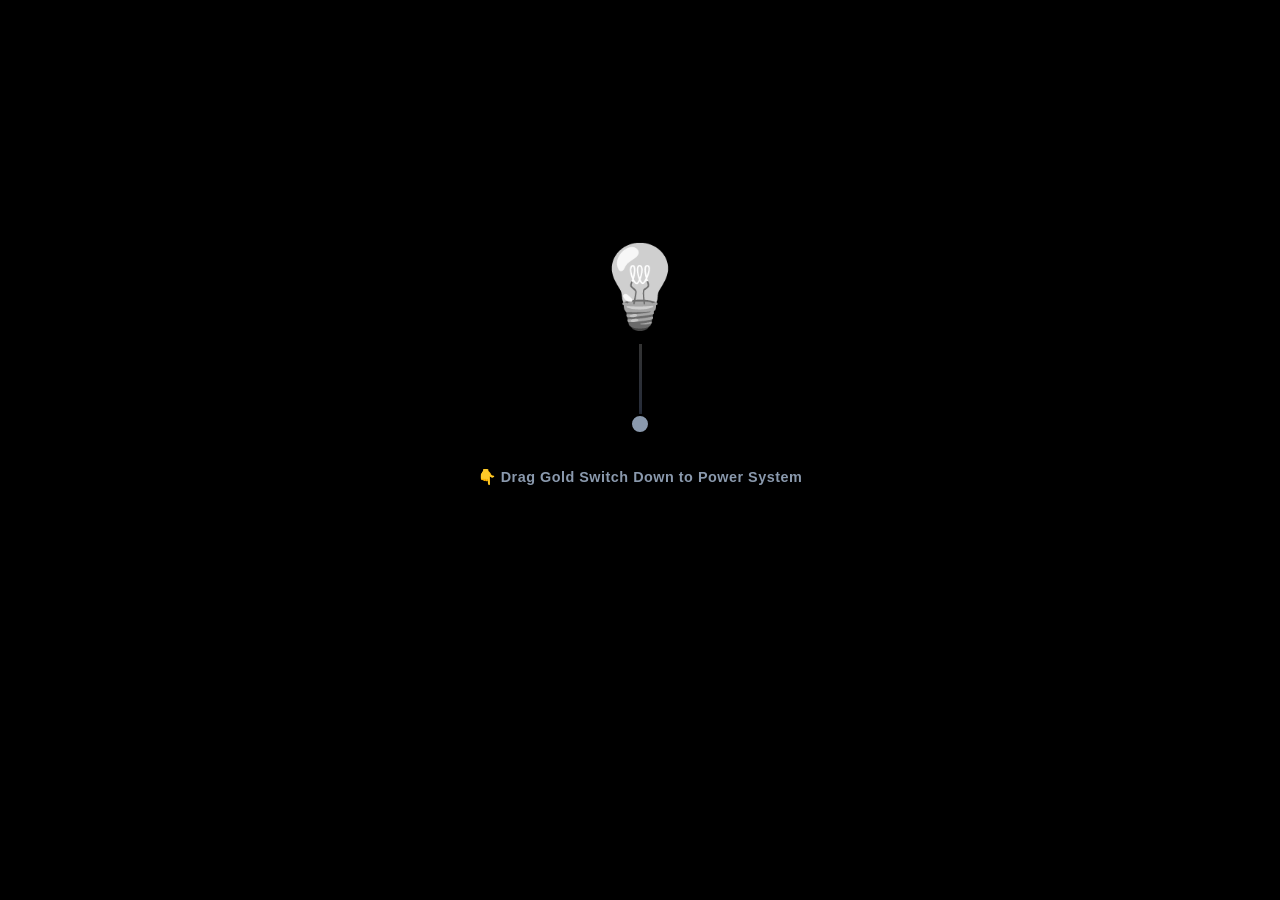
<file: index.html>
<!DOCTYPE html>
<html lang="en">
<head>
    <meta charset="UTF-8">
    <meta name="viewport" content="width=device-width, initial-scale=1.0">
    <title>InternSpace - Portal Entry</title>
    <link rel="stylesheet" href="style.css">
    <link rel="manifest" href="manifest.json">
</head>
<body class="auth-body">

    <!-- CINEMATIC NEON SPLASH SCREEN OVERLAY -->
    <div id="splashScreen" class="splash-overlay">
        <div class="lamp-container">
            <div id="lampBulb" class="lamp-bulb">💡</div>
            <div id="lampSwitch" class="lamp-switch">
                <div class="switch-line"></div>
                <div id="switchNode" class="switch-node"></div>
            </div>
            <p id="actionHint" class="drag-hint">👇 Drag Gold Switch Down to Power System</p>
        </div>
    </div>

    <!-- INSTALLATION ALERT NOTIFICATION BANNER -->
    <div class="install-banner">
        <span>📱 Accessing offline? For native mobile optimization and instant download capabilities:</span>
        <button onclick="alert('To install: Open your browser menu and tap Add to Home Screen')" class="install-btn">Install App</button>
    </div>

    <!-- MAIN ACCESS GATEWAY CARD -->
    <div class="auth-card" id="mainAuthCard">
        <div class="auth-logo">🚀 InternSpace</div>
        
        <!-- Standard Login Mode -->
        <div id="loginView">
            <h2>Workspace Access</h2>
            <p class="auth-subtitle">Log in to sync your onboarding checklist & sprint analytics</p>
            
            <div id="loginError" class="alert-box" style="display: none;">❌ Invalid user login credentials.</div>

            <form id="loginForm">
                <label for="loginEmail">Corporate Email:</label>
                <input type="email" id="loginEmail" placeholder="intern@company.com" required>

                <label for="loginPassword">Security Password:</label>
                <input type="password" id="loginPassword" placeholder="••••••••" required>

                <!-- Remember Me & Forgot Password Flex Block -->
                <div class="form-options">
                    <label class="checkbox-label">
                        <input type="checkbox" id="rememberMeLogin"> Remember Me
                    </label>
                    <a href="#" id="forgotPasswordLink" class="gold-link small-text">Forgot Password?</a>
                </div>

                <button type="submit" class="gold-btn btn-block">Authenticate Credentials</button>
            </form>
            
            <div class="auth-footer">
                Don't have an account? <a href="register.html" class="gold-link">Register Profile here</a>
            </div>
        </div>

        <!-- Hidden Forgot Password Reset Mode -->
        <div id="resetView" style="display: none;">
            <h2>Reset Security Profile</h2>
            <p class="auth-subtitle">Enter your registered email to inject a new password</p>
            
            <form id="forgotPasswordForm">
                <label for="resetEmail">Registered Corporate Email:</label>
                <input type="email" id="resetEmail" placeholder="intern@company.com" required>

                <label for="newPassword">New Security Password:</label>
                <input type="password" id="newPassword" placeholder="••••••••" required>

                <button type="submit" class="gold-btn btn-block">Override & Update Password</button>
            </form>
            
            <div class="auth-footer">
                Remembered your keys? <a href="#" id="backToLoginLink" class="gold-link">Back to Workspace Access</a>
            </div>
        </div>
    </div>
    <script src="script.js"></script>
</body>
</html>
</file>
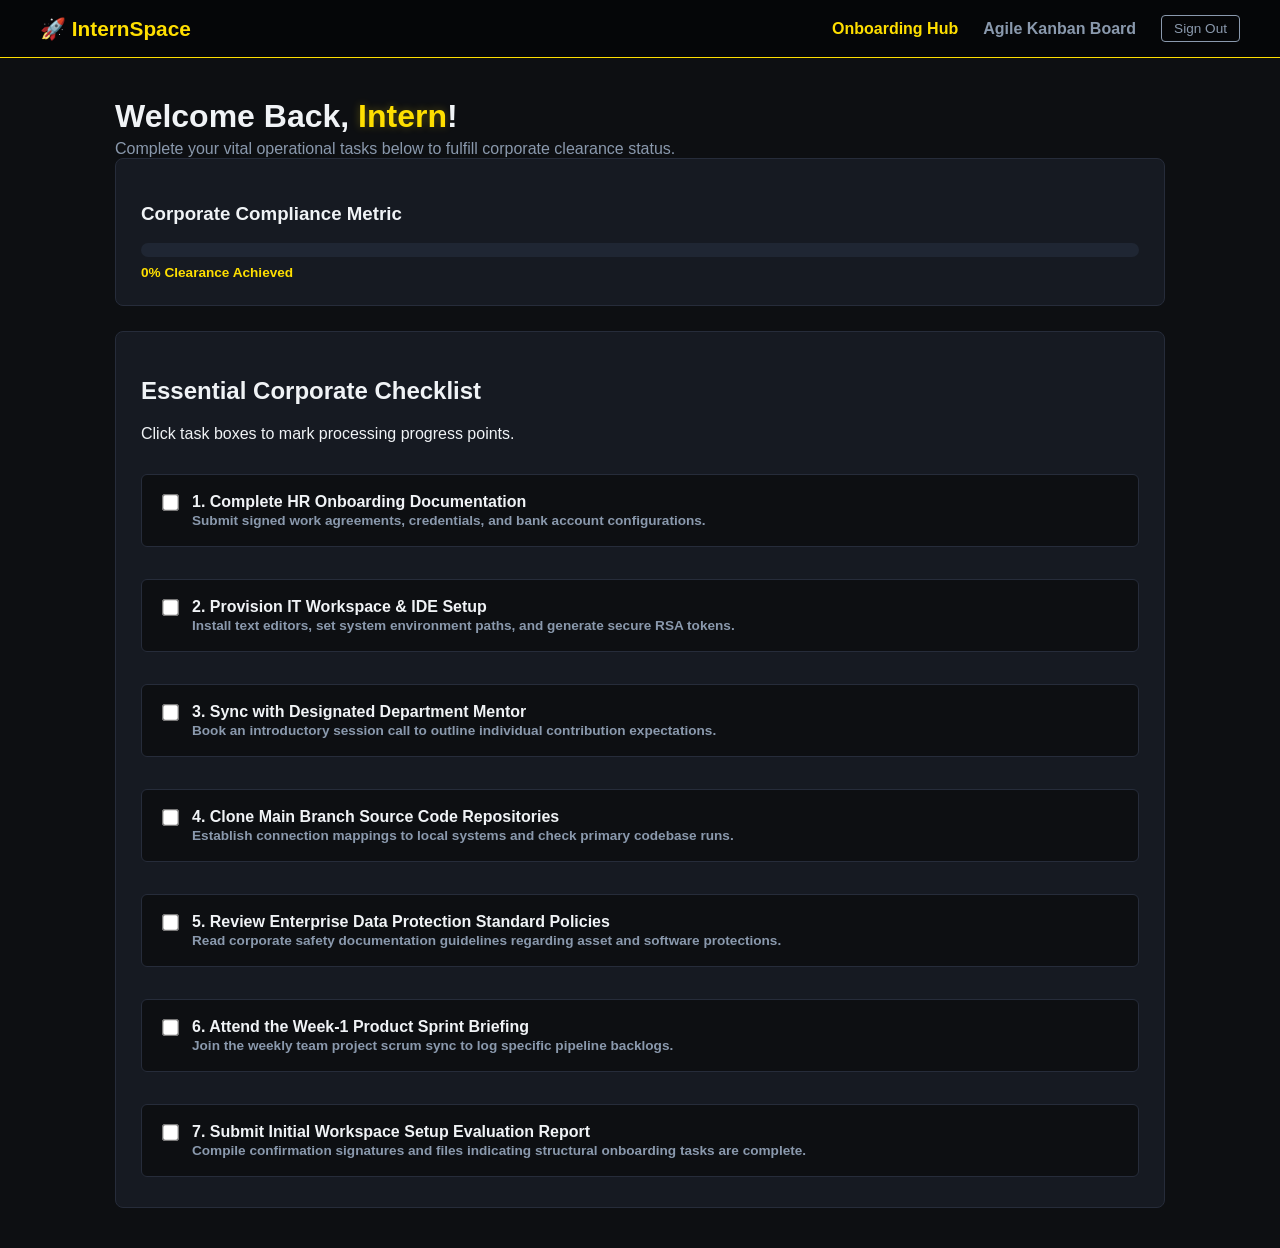
<file: dashboard.html>
<!DOCTYPE html>
<html lang="en">
<head>
    <meta charset="UTF-8">
    <meta name="viewport" content="width=device-width, initial-scale=1.0">
    <title>InternSpace - Onboarding Central</title>
    <link rel="stylesheet" href="style.css">
    <link rel="manifest" href="manifest.json">
</head>
<body>
    <nav class="navbar">
        <div class="nav-logo">🚀 InternSpace</div>
        <ul class="nav-links">
            <li><a href="dashboard.html" class="active">Onboarding Hub</a></li>
            <li><a href="kanban.html">Agile Kanban Board</a></li>
            <li><button id="logoutBtn" class="logout-link">Sign Out</button></li>
        </ul>
    </nav>

    <div class="app-container">
        <header class="page-header">
            <h1>Welcome Back, <span id="userGreeting" class="gold-glow">Intern</span>!</h1>
            <p>Complete your vital operational tasks below to fulfill corporate clearance status.</p>
        </header>

        <section class="metric-card">
            <h3>Corporate Compliance Metric</h3>
            <div class="progress-bar-container">
                <div id="onboardingProgress" class="progress-fill" style="width: 0%;"></div>
            </div>
            <p id="progressText" class="metric-subtext">0% Clearance Achieved</p>
        </section>

        <section class="content-card">
            <h2>Essential Corporate Checklist</h2>
            <p class="section-desc">Click task boxes to mark processing progress points.</p>
            
            <div class="checklist-group">
                <label class="checklist-item">
                    <input type="checkbox" class="onboard-check" data-id="t1">
                    <div class="item-details">
                        <strong>1. Complete HR Onboarding Documentation</strong>
                        <span>Submit signed work agreements, credentials, and bank account configurations.</span>
                    </div>
                </label>

                <label class="checklist-item">
                    <input type="checkbox" class="onboard-check" data-id="t2">
                    <div class="item-details">
                        <strong>2. Provision IT Workspace & IDE Setup</strong>
                        <span>Install text editors, set system environment paths, and generate secure RSA tokens.</span>
                    </div>
                </label>

                <label class="checklist-item">
                    <input type="checkbox" class="onboard-check" data-id="t3">
                    <div class="item-details">
                        <strong>3. Sync with Designated Department Mentor</strong>
                        <span>Book an introductory session call to outline individual contribution expectations.</span>
                    </div>
                </label>

                <label class="checklist-item">
                    <input type="checkbox" class="onboard-check" data-id="t4">
                    <div class="item-details">
                        <strong>4. Clone Main Branch Source Code Repositories</strong>
                        <span>Establish connection mappings to local systems and check primary codebase runs.</span>
                    </div>
                </label>

                <label class="checklist-item">
                    <input type="checkbox" class="onboard-check" data-id="t5">
                    <div class="item-details">
                        <strong>5. Review Enterprise Data Protection Standard Policies</strong>
                        <span>Read corporate safety documentation guidelines regarding asset and software protections.</span>
                    </div>
                </label>

                <label class="checklist-item">
                    <input type="checkbox" class="onboard-check" data-id="t6">
                    <div class="item-details">
                        <strong>6. Attend the Week-1 Product Sprint Briefing</strong>
                        <span>Join the weekly team project scrum sync to log specific pipeline backlogs.</span>
                    </div>
                </label>

                <label class="checklist-item">
                    <input type="checkbox" class="onboard-check" data-id="t7">
                    <div class="item-details">
                        <strong>7. Submit Initial Workspace Setup Evaluation Report</strong>
                        <span>Compile confirmation signatures and files indicating structural onboarding tasks are complete.</span>
                    </div>
                </label>
            </div>
        </section>
    </div>

    <script src="script.js"></script>
</body>
</html>
</file>
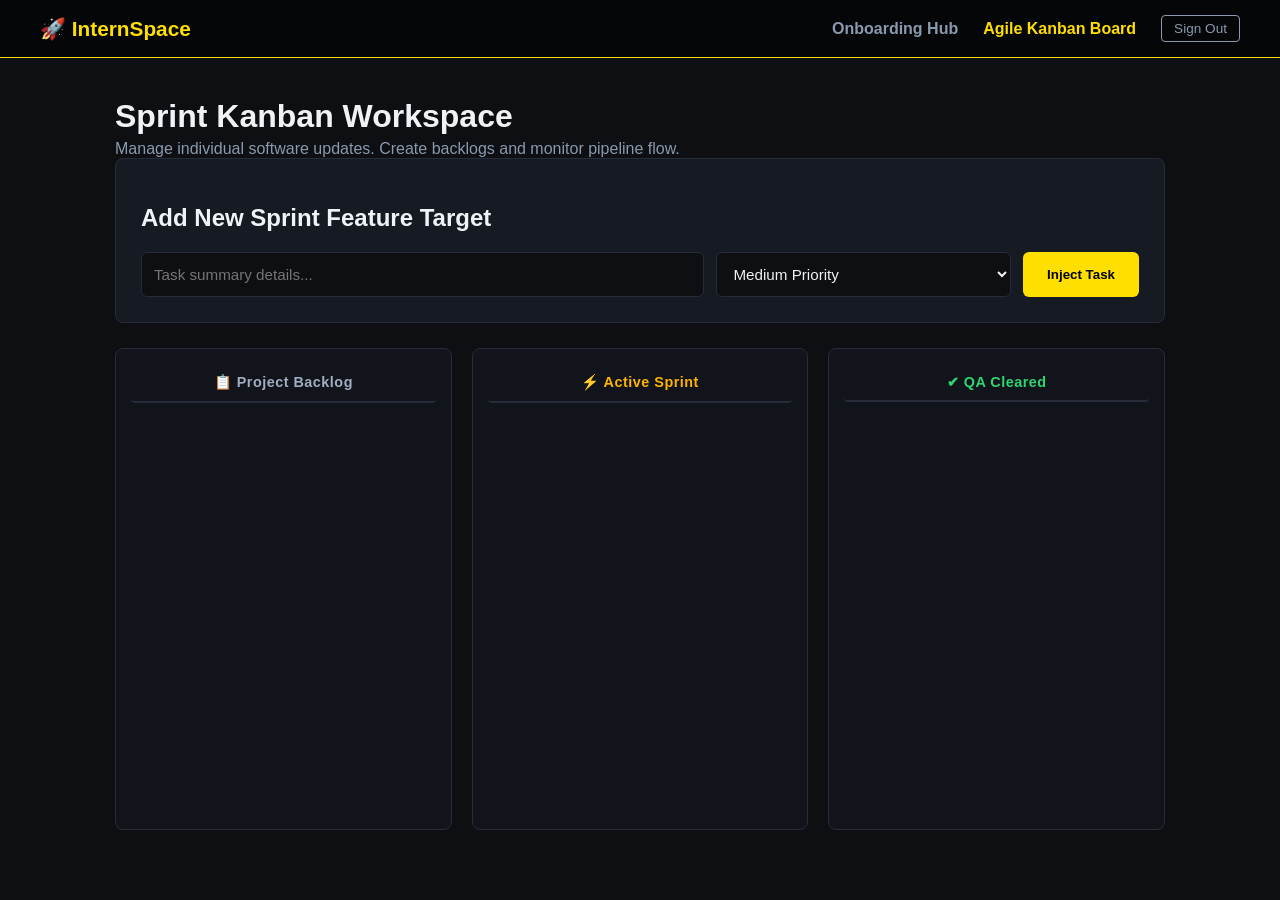
<file: kanban.html>
<!DOCTYPE html>
<html lang="en">
<head>
    <meta charset="UTF-8">
    <meta name="viewport" content="width=device-width, initial-scale=1.0">
    <title>InternSpace - Sprint Pipeline</title>
    <link rel="stylesheet" href="style.css">
    <link rel="manifest" href="manifest.json">
</head>
<body>
    <nav class="navbar">
        <div class="nav-logo">🚀 InternSpace</div>
        <ul class="nav-links">
            <li><a href="dashboard.html">Onboarding Hub</a></li>
            <li><a href="kanban.html" class="active">Agile Kanban Board</a></li>
            <li><button id="logoutBtn2" class="logout-link">Sign Out</button></li>
        </ul>
    </nav>

    <div class="app-container">
        <header class="page-header">
            <h1>Sprint Kanban Workspace</h1>
            <p>Manage individual software updates. Create backlogs and monitor pipeline flow.</p>
        </header>

        <section class="content-card">
            <h2>Add New Sprint Feature Target</h2>
            <form id="kanbanForm" class="inline-form">
                <input type="text" id="taskTitle" placeholder="Task summary details..." required>
                <select id="taskPriority">
                    <option value="Low">Low Priority</option>
                    <option value="Medium" selected>Medium Priority</option>
                    <option value="High">High Priority</option>
                </select>
                <button type="submit" class="gold-btn">Inject Task</button>
            </form>
        </section>

        <div class="kanban-board">
            <div class="kanban-column">
                <div class="column-header status-todo">📋 Project Backlog</div>
                <div id="todoContainer" class="task-slot"></div>
            </div>

            <div class="kanban-column">
                <div class="column-header status-doing">⚡ Active Sprint</div>
                <div id="doingContainer" class="task-slot"></div>
            </div>

            <div class="kanban-column">
                <div class="column-header status-done">✔ QA Cleared</div>
                <div id="doneContainer" class="task-slot"></div>
            </div>
        </div>
    </div>

    <script src="script.js"></script>
</body>
</html>
</file>
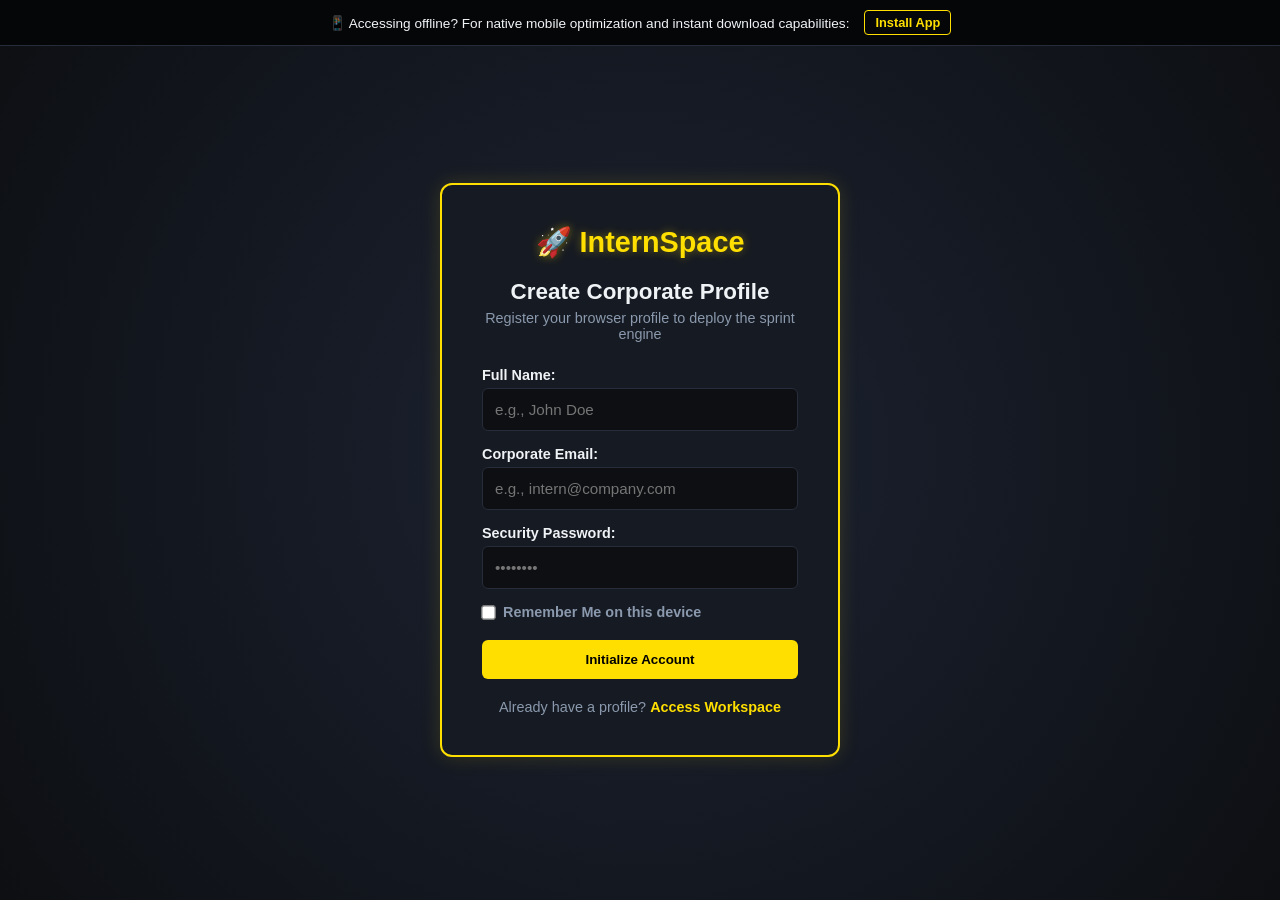
<file: register.html>
<!DOCTYPE html>
<html lang="en">
<head>
    <meta charset="UTF-8">
    <meta name="viewport" content="width=device-width, initial-scale=1.0">
    <title>InternSpace - Join the Workspace</title>
    <link rel="stylesheet" href="style.css">
    <link rel="manifest" href="manifest.json">
</head>
<body class="auth-body">

    <div class="install-banner">
        <span>📱 Accessing offline? For native mobile optimization and instant download capabilities:</span>
        <button onclick="triggerPWAInstall()" class="install-btn">Install App</button>
    </div>

    <div class="auth-card">
        <div class="auth-logo">🚀 InternSpace</div>
        <h2>Create Corporate Profile</h2>
        <p class="auth-subtitle">Register your browser profile to deploy the sprint engine</p>
        
        <form id="registerForm">
            <label for="regName">Full Name:</label>
            <input type="text" id="regName" placeholder="e.g., John Doe" required>

            <label for="regEmail">Corporate Email:</label>
            <input type="email" id="regEmail" placeholder="e.g., intern@company.com" required>

            <label for="regPassword">Security Password:</label>
            <input type="password" id="regPassword" placeholder="••••••••" required>

            <!-- Remember Me Block for Register Page -->
            <div class="form-options">
                <label class="checkbox-label">
                    <input type="checkbox" id="rememberMeReg"> Remember Me on this device
                </label>
            </div>

            <button type="submit" class="gold-btn btn-block">Initialize Account</button>
        </form>
        
        <div class="auth-footer">
            Already have a profile? <a href="index.html" class="gold-link">Access Workspace</a>
        </div>
    </div>
    <script src="script.js"></script>
</body>
</html>
</file>
<file: style.css>
:root {
    --bg-main: #0d0f12;         
    --bg-card: #161a22;         
    --gold-bright: #ffdf00;     
    --gold-glow: #e5c100;       
    --text-white: #f0f3f6;      
    --text-dim: #8a99ad;        
    --neon-border: #262c3a;     
    --alert-red: #ff4d4d;
}

body {
    font-family: 'Segoe UI', Roboto, Helvetica, Arial, sans-serif;
    background-color: var(--bg-main);
    color: var(--text-white);
    margin: 0;
    padding: 0;
}

.install-banner {
    position: absolute;
    top: 0;
    left: 0;
    width: 100%;
    background-color: #050608;
    border-bottom: 1px solid var(--neon-border);
    padding: 10px 20px;
    display: flex;
    justify-content: center;
    align-items: center;
    gap: 15px;
    font-size: 0.85rem;
    color: var(--text-white);
    box-sizing: border-box;
    z-index: 100;
}

.install-btn {
    background-color: transparent;
    color: var(--gold-bright);
    border: 1px solid var(--gold-bright);
    padding: 4px 10px;
    border-radius: 4px;
    text-decoration: none;
    font-weight: 700;
    font-size: 0.8rem;
    cursor: pointer;
    transition: background 0.2s, color 0.2s;
}

.install-btn:hover {
    background: var(--gold-bright);
    color: #000;
}

.auth-body {
    display: flex;
    flex-direction: column;
    justify-content: center;
    align-items: center;
    min-height: 100vh;
    background: radial-gradient(circle at center, #1c2333 0%, #0d0f12 100%);
    position: relative;
}

.auth-card {
    background: var(--bg-card);
    border: 2px solid var(--gold-bright);
    border-radius: 12px;
    padding: 40px;
    width: 100%;
    max-width: 400px;
    box-shadow: 0 0 20px rgba(255, 223, 0, 0.15);
    box-sizing: border-box;
    margin-top: 40px;
}

.auth-logo { text-align: center; font-size: 1.8rem; font-weight: 800; color: var(--gold-bright); text-shadow: 0 0 10px rgba(255, 223, 0, 0.4); margin-bottom: 20px; }
.auth-card h2 { text-align: center; margin: 0 0 5px 0; font-size: 1.4rem; }
.auth-subtitle { text-align: center; color: var(--text-dim); margin: 0 0 25px 0; font-size: 0.9rem; }
.auth-footer { text-align: center; margin-top: 20px; font-size: 0.9rem; color: var(--text-dim); }

.gold-glow { color: var(--gold-bright); text-shadow: 0 0 8px rgba(255, 223, 0, 0.3); }
.navbar { display: flex; justify-content: space-between; align-items: center; background: #050608; padding: 15px 40px; border-bottom: 1px solid var(--gold-bright); }
.nav-logo { color: var(--gold-bright); font-weight: 800; font-size: 1.3rem; }
.nav-links { list-style: none; display: flex; align-items: center; margin: 0; padding: 0; }
.nav-links li { margin-left: 25px; }
.nav-links a { color: var(--text-dim); text-decoration: none; font-weight: 600; transition: color 0.2s; }
.nav-links a:hover, .nav-links a.active { color: var(--gold-bright); }
.logout-link { background: none; border: 1px solid var(--text-dim); color: var(--text-dim); padding: 5px 12px; border-radius: 4px; font-size: 0.85rem; cursor: pointer; }
.logout-link:hover { border-color: var(--gold-bright); color: var(--gold-bright); }

.app-container { max-width: 1050px; margin: 40px auto; padding: 0 20px; }
.page-header h1 { margin: 0; font-size: 2rem; }
.page-header p { margin: 5px 0 0 0; color: var(--text-dim); }
.content-card, .metric-card { background: var(--bg-card); border: 1px solid var(--neon-border); border-radius: 8px; padding: 25px; margin-bottom: 25px; }

label { display: block; font-weight: 600; margin-top: 15px; margin-bottom: 5px; font-size: 0.9rem; }
input, select { width: 100%; padding: 12px; background: var(--bg-main); border: 1px solid var(--neon-border); border-radius: 6px; color: var(--text-white); font-size: 0.95rem; box-sizing: border-box; }
input:focus, select:focus { border-color: var(--gold-bright); outline: none; }
.inline-form { display: flex; gap: 12px; margin-top: 15px; }
.inline-form input { flex: 2; }
.inline-form select { flex: 1; }

.gold-btn { background: var(--gold-bright); color: #000000; font-weight: 700; border: none; padding: 12px 24px; border-radius: 6px; cursor: pointer; transition: box-shadow 0.2s, transform 0.1s; }
.gold-btn:hover { box-shadow: 0 0 12px var(--gold-bright); }
.gold-btn:active { transform: scale(0.98); }
.btn-block { width: 100%; margin-top: 20px; }
.gold-link { color: var(--gold-bright); text-decoration: none; font-weight: 600; }
.gold-link:hover { text-decoration: underline; }
.alert-box { background: rgba(255, 77, 77, 0.15); border: 1px solid var(--alert-red); color: #ff6666; padding: 12px; border-radius: 6px; font-size: 0.9rem; text-align: center; margin-bottom: 15px; }

.checklist-group { display: flex; flex-direction: column; gap: 12px; }
.checklist-item { display: flex; align-items: flex-start; padding: 18px; background: var(--bg-main); border: 1px solid var(--neon-border); border-radius: 6px; cursor: pointer; transition: border-color 0.2s; }
.checklist-item:hover { border-color: rgba(255, 223, 0, 0.4); }
.checklist-item input[type="checkbox"] { width: auto; margin-top: 3px; margin-right: 15px; transform: scale(1.3); }
.item-details strong { display: block; color: var(--text-white); font-size: 1rem; }
.item-details span { font-size: 0.85rem; color: var(--text-dim); display: block; margin-top: 2px; }

.progress-bar-container { background: #1f2633; height: 14px; border-radius: 7px; overflow: hidden; margin-top: 12px; }
.progress-fill { background: linear-gradient(90deg, var(--gold-glow), var(--gold-bright)); height: 100%; transition: width 0.3s ease; }
.metric-subtext { margin: 8px 0 0 0; font-size: 0.85rem; font-weight: 700; color: var(--gold-bright); }

.kanban-board { display: grid; grid-template-columns: repeat(3, 1fr); gap: 20px; margin-top: 20px; }
.kanban-column { background: #11141a; border: 1px solid var(--neon-border); border-radius: 8px; padding: 15px; min-height: 450px; }
.column-header { font-weight: 700; padding: 10px; border-radius: 4px; margin-bottom: 15px; text-align: center; font-size: 0.9rem; letter-spacing: 0.5px; border-bottom: 2px solid var(--neon-border); }
.status-todo { color: #a0aec0; }
.status-doing { color: #ffb300; }
.status-done { color: #2ed573; }
.task-card { background: var(--bg-card); border: 1px solid var(--neon-border); border-radius: 6px; padding: 15px; margin-bottom: 12px; }
.task-card h4 { margin: 0 0 10px 0; font-size: 0.95rem; }
.priority-tag { display: inline-block; font-size: 0.7rem; font-weight: 700; padding: 2px 8px; border-radius: 10px; margin-bottom: 12px; }
.tag-High { background: rgba(255,77,77,0.15); color: #ff4d4d; }
.tag-Medium { background: rgba(255,179,0,0.15); color: #ffb300; }
.tag-Low { background: rgba(160,174,192,0.15); color: #a0aec0; }
.kanban-actions { display: flex; gap: 5px; justify-content: flex-end; }
.btn-action { background: #1f2633; color: var(--text-white); border: 1px solid var(--neon-border); padding: 4px 8px; font-size: 0.75rem; border-radius: 4px; cursor: pointer; }
.btn-action:hover { border-color: var(--gold-bright); }
.btn-delete { background: rgba(255,77,77,0.1); color: #ff4d4d; border-color: rgba(255,77,77,0.2); }
.btn-delete:hover { background: #ff4d4d; color: black; }

.splash-overlay { position: fixed; top: 0; left: 0; width: 100%; height: 100%; background-color: #000000; z-index: 9999; display: flex; justify-content: center; align-items: center; transition: opacity 1.2s cubic-bezier(0.25, 1, 0.5, 1), visibility 1.2s; }
.lamp-container { display: flex; flex-direction: column; align-items: center; position: relative; bottom: 80px; }
.lamp-bulb { font-size: 5rem; filter: grayscale(100%) drop-shadow(0 0 0 transparent); transition: filter 0.2s ease; user-select: none; }
.lamp-bulb.powered { filter: grayscale(0%) drop-shadow(0 0 25px var(--gold-bright)); animation: microFlicker 0.15s ease 2; }
.lamp-switch { display: flex; flex-direction: column; align-items: center; cursor: grab; padding: 10px; }
.lamp-switch:active { cursor: grabbing; }
.switch-line { width: 3px; height: 70px; background: linear-gradient(to bottom, #333, var(--neon-border)); transition: height 0.1s ease; }
.switch-node { width: 16px; height: 16px; background-color: var(--text-dim); border-radius: 50%; border: 2px solid #000; box-shadow: 0 0 5px rgba(0,0,0,0.5); transition: background-color 0.3s, box-shadow 0.3s; }
.lamp-bulb.powered + .lamp-switch .switch-node { background-color: var(--gold-bright); box-shadow: 0 0 10px var(--gold-bright); }
.drag-hint { color: var(--text-dim); font-size: 0.9rem; font-weight: 600; margin-top: 25px; letter-spacing: 0.5px; animation: bounceHint 2s infinite ease-in-out; text-align: center; pointer-events: none; }
@keyframes bounceHint { 0%, 100% { transform: translateY(0); opacity: 0.6; } 50% { transform: translateY(8px); opacity: 1; color: var(--gold-bright); text-shadow: 0 0 8px rgba(255,223,0,0.3); } }
@keyframes microFlicker { 0%, 100% { opacity: 1; } 50% { opacity: 0.75; } }
.splash-overlay.system-ready { opacity: 0; visibility: hidden; pointer-events: none; }

/* FORM EXTRA OPTIONS ADJUSTMENTS */
.form-options {
    display: flex;
    justify-content: space-between;
    align-items: center;
    margin-top: 15px;
    font-size: 0.85rem;
    color: var(--text-dim);
}
.checkbox-label {
    display: flex;
    align-items: center;
    gap: 8px;
    margin: 0;
    cursor: pointer;
    user-select: none;
}
.checkbox-label input[type="checkbox"] {
    width: auto;
    margin: 0;
    transform: scale(1.1);
}
.small-text {
    font-size: 0.85rem;
}
</file>
